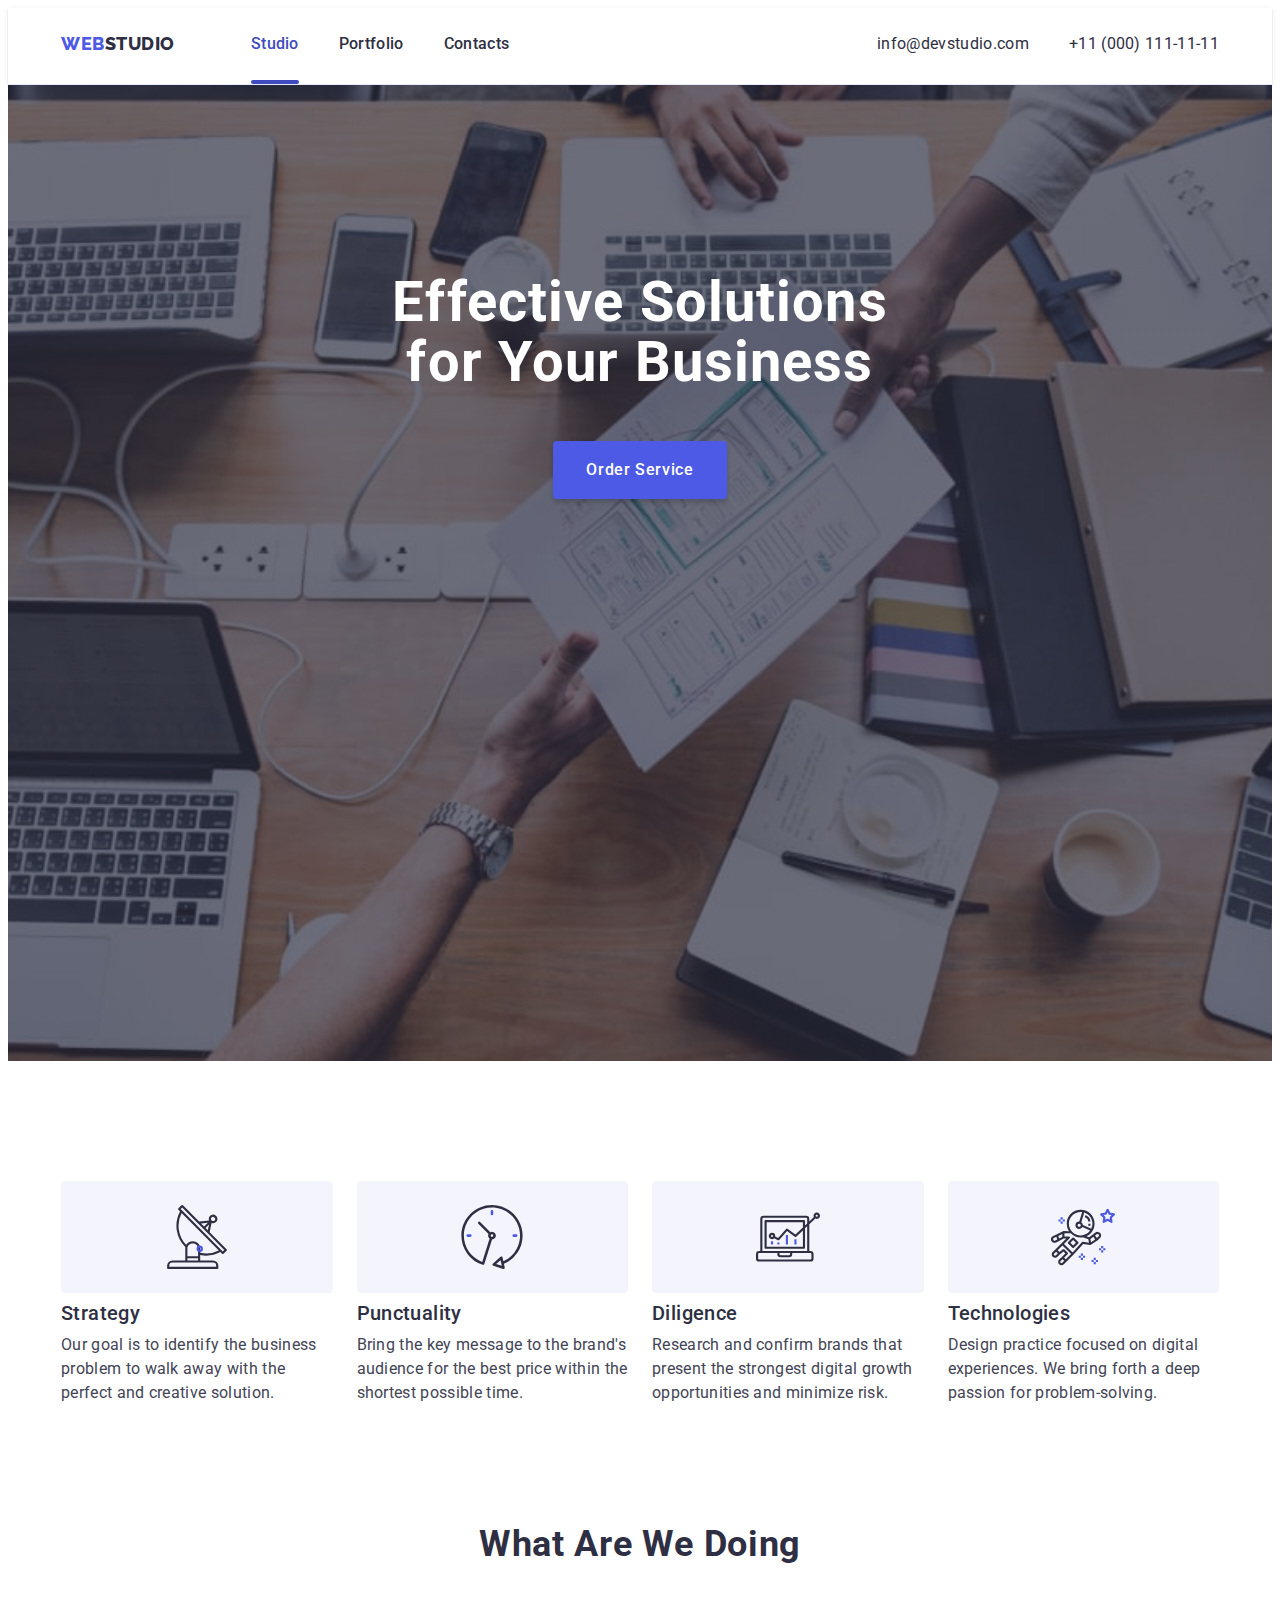
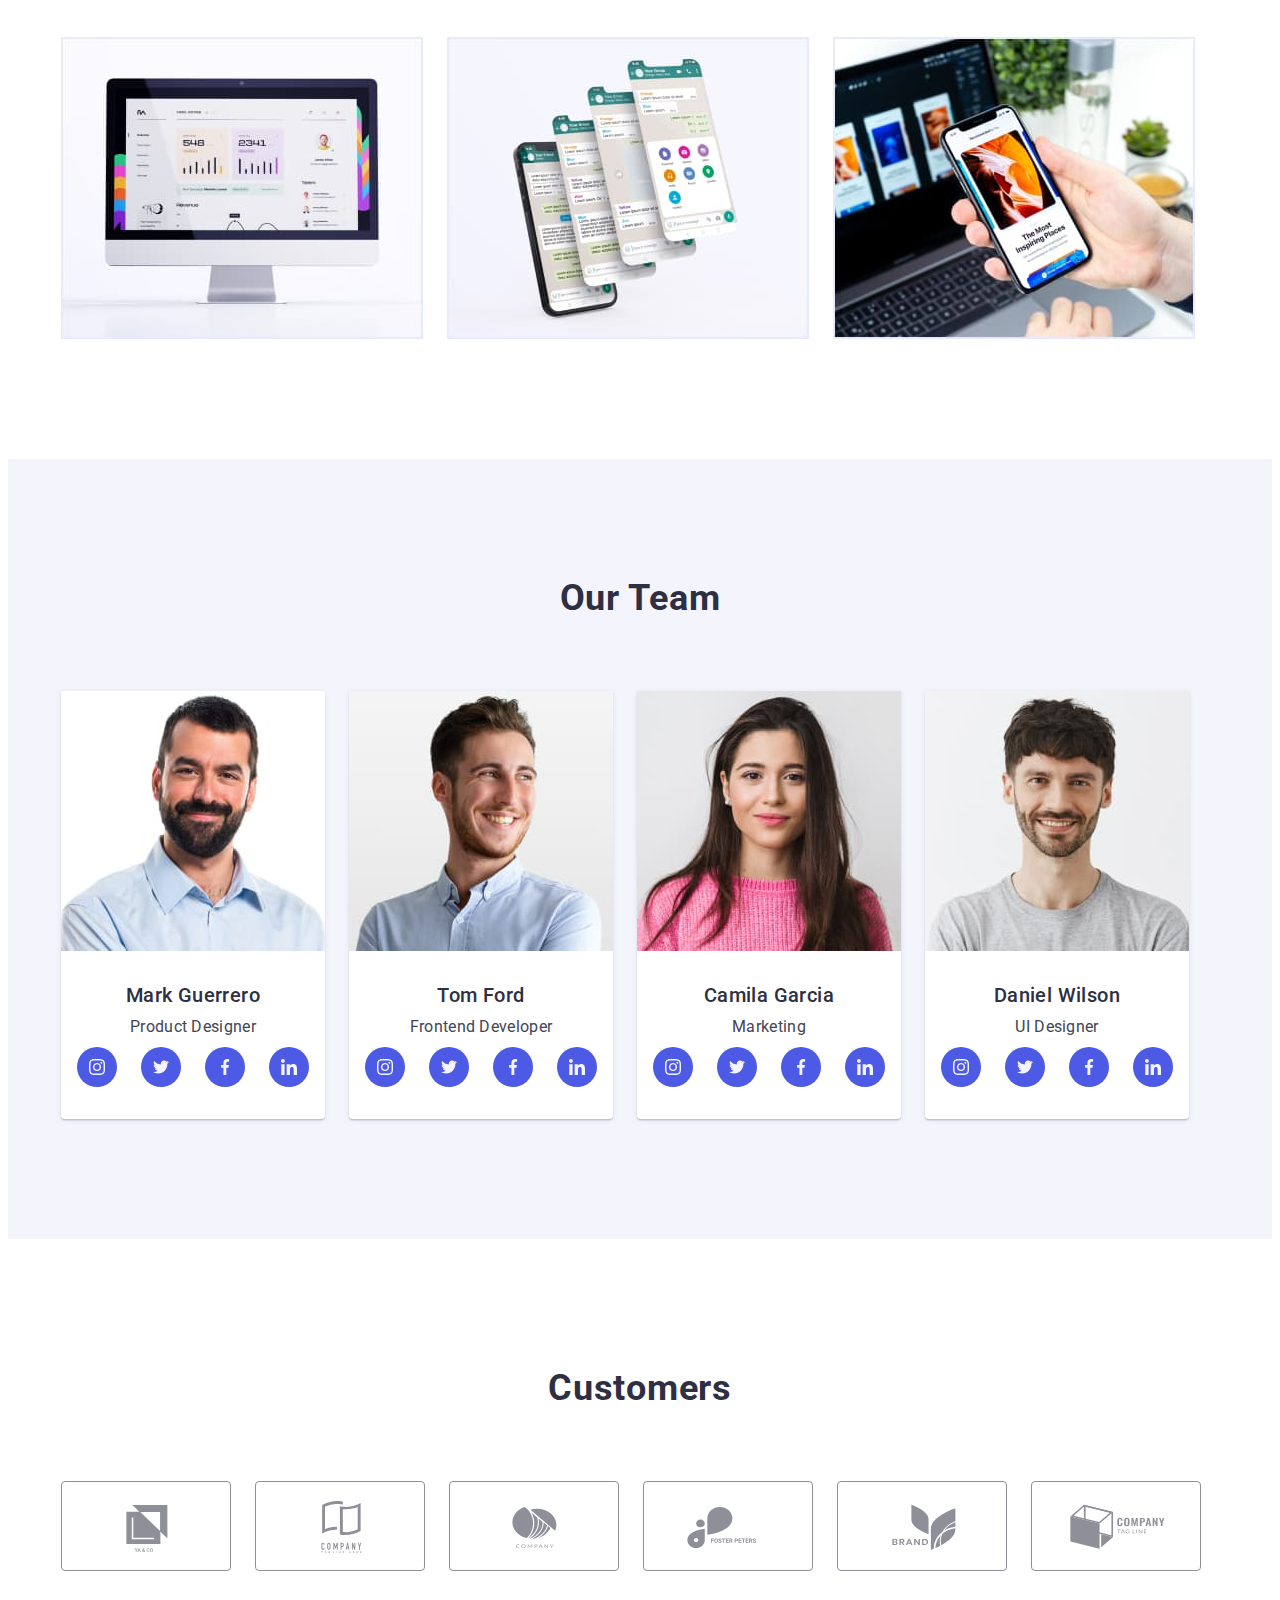
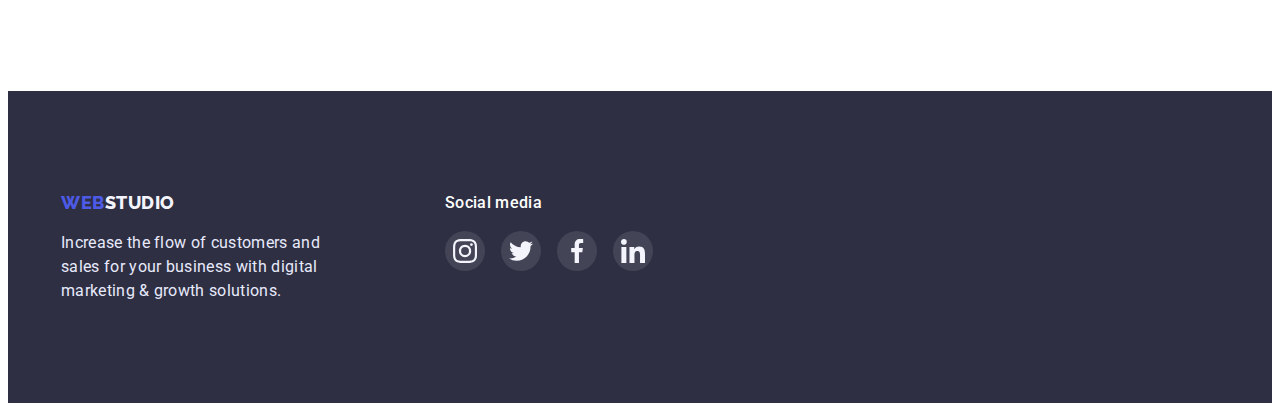
<file: index.html>
<!DOCTYPE html>
<html lang="en">
  <head>
    <meta charset="UTF-8" />
    <meta http-equiv="X-UA-Compatible" content="IE=edge" />
    <meta name="viewport" content="width=device-width, initial-scale=1.0" />
    <link rel="preconnect" href="https://fonts.googleapis.com" />
    <link rel="preconnect" href="https://fonts.gstatic.com" crossorigin />
    <link
      href="https://fonts.googleapis.com/css2?family=Raleway:wght@800&family=Roboto:wght@400;500;700;900&display=swap"
      rel="stylesheet"
    />
    <link
      rel="stylesheet"
      href="https://cdnjs.cloudflare.com/ajax/libs/modern-normalize/1.1.0/modern-normalize.min.css"
      integrity="sha512-wpPYUAdjBVSE4KJnH1VR1HeZfpl1ub8YT/NKx4PuQ5NmX2tKuGu6U/JRp5y+Y8XG2tV+wKQpNHVUX03MfMFn9Q=="
      crossorigin="anonymous"
      referrerpolicy="no-referrer"
    />
    <link rel="stylesheet" href="./css/styles.css" />
    <title>Web Studio</title>
  </head>

  <body>
    <!-- Шапка сторінки -->

    <header class="header-border">
      <div class="container header">
        <nav class="nav-link">
          <a href="./index.html" class="logo"
            ><span class="logo-web">Web</span>Studio</a
          >
          <ul class="site-nav list">
            <li class="item">
              <a href="./index.html" class="link current">Studio</a>
            </li>
            <li class="item">
              <a href="./portfolio.html" class="link">Portfolio</a>
            </li>
            <li class="item"><a href="" class="link">Contacts</a></li>
          </ul>
        </nav>
        <address class="main-adress">
          <ul class="contact-adress list">
            <li class="item">
              <a href="mailto:info@devstudio.com" class="link"
                >info@devstudio.com</a
              >
            </li>
            <li class="item">
              <a href="tel:+110001111111" class="tel">+11 (000) 111-11-11</a>
            </li>
          </ul>
        </address>
      </div>
    </header>
    <!-- End Шапка сторінки -->
    <!-- Унікальний контент сторінки -->

    <main>
      <!------------ Hero image ------------>

      <section class="hero overlay">
        <h1 class="hero-title">Effective Solutions for Your Business</h1>
        <button type="button" class="button primary" data-modal-open>
          Order Service
        </button>
      </section>

      <!-- end Hero image -->

      <!-- Our ideals and values -->

      <section class="section value">
        <div class="container">
          <h2 class="visually-hidden">Our ideals and values</h2>

          <ul class="list values-list">
            <li class="item">
              <div class="item-icon">
                <svg class="icon">
                  <use href="./images/icons.svg#icon-antenna"></use>
                </svg>
              </div>

              <h3 class="value-subtitle">Strategy</h3>

              <p class="value-text">
                Our goal is to identify the business problem to walk away with
                the perfect and creative solution.
              </p>
            </li>

            <li class="item">
              <div class="item-icon">
                <svg class="icon">
                  <use href="./images/icons.svg#icon-clock"></use>
                </svg>
              </div>

              <h3 class="value-subtitle">Punctuality</h3>
              <p class="value-text">
                Bring the key message to the brand's audience for the best price
                within the shortest possible time.
              </p>
            </li>

            <li class="item">
              <div class="item-icon">
                <svg class="icon">
                  <use href="./images/icons.svg#icon-diagram"></use>
                </svg>
              </div>

              <h3 class="value-subtitle">Diligence</h3>
              <p class="value-text">
                Research and confirm brands that present the strongest digital
                growth opportunities and minimize risk.
              </p>
            </li>

            <li class="item">
              <div class="item-icon">
                <svg class="icon">
                  <use href="./images/icons.svg#icon-astronaut"></use>
                </svg>
              </div>

              <h3 class="value-subtitle">Technologies</h3>
              <p class="value-text">
                Design practice focused on digital experiences. We bring forth a
                deep passion for problem-solving.
              </p>
            </li>
          </ul>
        </div>
      </section>

      <!-- end Our ideals and values -->

      <!-- What are we doing -->
      <section class="section doing">
        <div class="container">
          <h2 class="doing-title">What are we doing</h2>
          <ul class="list doing-list">
            <li class="item">
              <img
                src="./images/img_1.jpg"
                alt="Desktop application is shown"
                width="360"
              />
            </li>

            <li class="item">
              <img
                src="./images/img_2.jpg"
                alt="Mobile application is shown"
                width="360"
              />
            </li>

            <li class="item">
              <img
                src="./images/img_3.jpg"
                alt="Synchronization of the mobile application and the desktop application is shown"
                width="360"
              />
            </li>
          </ul>
        </div>
      </section>
      <!-- end  What are we doing-->

      <!-- Our Team -->
      <section class="section team">
        <div class="container">
          <h2 class="team-title">Our Team</h2>

          <ul class="list team-image">
            <li class="item">
              <img src="./images/mark_guerrero.jpg" alt="Mark Guerrero" />
              <div class="team-content">
                <h3 class="team-subtitle">Mark Guerrero</h3>
                <p class="team-text">Product Designer</p>

                <ul class="team-social-list list">
                  <li>
                    <a
                      class="social-link link"
                      href="https://www.instagram.com/"
                      target="_blank"
                      rel="noreferrer nofollow noopener"
                      ><svg class="icon">
                        <use href="./images/icons.svg#icon-instagram"></use>
                      </svg>
                    </a>
                  </li>

                  <li>
                    <a
                      class="social-link link"
                      href="https://twitter.com/"
                      target="_blank"
                      rel="noreferrer nofollow noopener"
                      ><svg class="icon">
                        <use href="./images/icons.svg#icon-twitter"></use>
                      </svg>
                    </a>
                  </li>

                  <li>
                    <a
                      class="social-link link"
                      href="https://www.facebook.com/"
                      target="_blank"
                      rel="noreferrer nofollow noopener"
                      ><svg class="icon">
                        <use href="./images/icons.svg#icon-facebook"></use>
                      </svg>
                    </a>
                  </li>

                  <li>
                    <a
                      class="social-link link"
                      href="https://www.linkedin.com/"
                      target="_blank"
                      rel="noreferrer nofollow noopener"
                      ><svg class="icon">
                        <use href="./images/icons.svg#icon-linkedin"></use>
                      </svg>
                    </a>
                  </li>
                </ul>
              </div>
            </li>

            <li class="item">
              <img src="./images/tom_ford.jpg" alt="Tom Ford" />
              <div class="team-content">
                <h3 class="team-subtitle">Tom Ford</h3>
                <p class="team-text">Frontend Developer</p>

                <ul class="team-social-list list">
                  <li>
                    <a
                      class="social-link link"
                      href="https://www.instagram.com/"
                      target="_blank"
                      rel="noreferrer nofollow noopener"
                      ><svg class="icon">
                        <use href="./images/icons.svg#icon-instagram"></use>
                      </svg>
                    </a>
                  </li>

                  <li>
                    <a
                      class="social-link link"
                      href="https://twitter.com/"
                      target="_blank"
                      rel="noreferrer nofollow noopener"
                      ><svg class="icon">
                        <use href="./images/icons.svg#icon-twitter"></use>
                      </svg>
                    </a>
                  </li>

                  <li>
                    <a
                      class="social-link link"
                      href="https://www.facebook.com/"
                      target="_blank"
                      rel="noreferrer nofollow noopener"
                      ><svg class="icon">
                        <use href="./images/icons.svg#icon-facebook"></use>
                      </svg>
                    </a>
                  </li>

                  <li>
                    <a
                      class="social-link link"
                      href="https://www.linkedin.com/"
                      target="_blank"
                      rel="noreferrer nofollow noopener"
                      ><svg class="icon">
                        <use href="./images/icons.svg#icon-linkedin"></use>
                      </svg>
                    </a>
                  </li>
                </ul>
              </div>
            </li>

            <li class="item">
              <img src="./images/camila_garcia.jpg" alt="Camila Garcia" />
              <div class="team-content">
                <h3 class="team-subtitle">Camila Garcia</h3>
                <p class="team-text">Marketing</p>

                <ul class="team-social-list list">
                  <li>
                    <a
                      class="social-link link"
                      href="https://www.instagram.com/"
                      target="_blank"
                      rel="noreferrer nofollow noopener"
                      ><svg class="icon">
                        <use href="./images/icons.svg#icon-instagram"></use>
                      </svg>
                    </a>
                  </li>

                  <li>
                    <a
                      class="social-link link"
                      href="https://twitter.com/"
                      target="_blank"
                      rel="noreferrer nofollow noopener"
                      ><svg class="icon">
                        <use href="./images/icons.svg#icon-twitter"></use>
                      </svg>
                    </a>
                  </li>

                  <li>
                    <a
                      class="social-link link"
                      href="https://www.facebook.com/"
                      target="_blank"
                      rel="noreferrer nofollow noopener"
                      ><svg class="icon">
                        <use href="./images/icons.svg#icon-facebook"></use>
                      </svg>
                    </a>
                  </li>

                  <li>
                    <a
                      class="social-link link"
                      href="https://www.linkedin.com/"
                      target="_blank"
                      rel="noreferrer nofollow noopener"
                      ><svg class="icon">
                        <use href="./images/icons.svg#icon-linkedin"></use>
                      </svg>
                    </a>
                  </li>
                </ul>
              </div>
            </li>

            <li class="item">
              <img src="./images/daniel_wilson.jpg" alt="Daniel Wilson" />
              <div class="team-content">
                <h3 class="team-subtitle">Daniel Wilson</h3>

                <p class="team-text">UI Designer</p>

                <ul class="team-social-list list">
                  <li>
                    <a
                      class="social-link link"
                      href="https://www.instagram.com/"
                      target="_blank"
                      rel="noreferrer nofollow noopener"
                      ><svg class="icon">
                        <use href="./images/icons.svg#icon-instagram"></use>
                      </svg>
                    </a>
                  </li>

                  <li>
                    <a
                      class="social-link link"
                      href="https://twitter.com/"
                      target="_blank"
                      rel="noreferrer nofollow noopener"
                      ><svg class="icon">
                        <use href="./images/icons.svg#icon-twitter"></use>
                      </svg>
                    </a>
                  </li>

                  <li>
                    <a
                      class="social-link link"
                      href="https://www.facebook.com/"
                      target="_blank"
                      rel="noreferrer nofollow noopener"
                      ><svg class="icon">
                        <use href="./images/icons.svg#icon-facebook"></use>
                      </svg>
                    </a>
                  </li>

                  <li>
                    <a
                      class="social-link link"
                      href="https://www.linkedin.com/"
                      target="_blank"
                      rel="noreferrer nofollow noopener"
                      ><svg class="icon">
                        <use href="./images/icons.svg#icon-linkedin"></use>
                      </svg>
                    </a>
                  </li>
                </ul>
              </div>
            </li>
          </ul>
        </div>
      </section>
      <!-- end Our Team -->

      <!----------- Customers -->

      <section class="section customer">
        <div class="container">
          <h2 class="customer-title">Customers</h2>

          <ul class="customer-list list">
            <li class="custumer-item">
              <a
                class="customer-link"
                href=""
                target="_blank"
                rel="noreferrer nofollow noopener"
              >
                <svg class="icon">
                  <use href="./images/icons.svg#icon-logo-1"></use>
                </svg>
              </a>
            </li>

            <li class="custumer-item">
              <a
                class="customer-link"
                href=""
                target="_blank"
                rel="noreferrer nofollow noopener"
                ><svg class="icon">
                  <use href="./images/icons.svg#icon-logo-2"></use>
                </svg>
              </a>
            </li>

            <li class="custumer-item">
              <a
                class="customer-link"
                href=""
                target="_blank"
                rel="noreferrer nofollow noopener"
                ><svg class="icon">
                  <use href="./images/icons.svg#icon-logo-3"></use>
                </svg>
              </a>
            </li>

            <li class="custumer-item">
              <a
                class="customer-link"
                href=""
                target="_blank"
                rel="noreferrer nofollow noopener"
                ><svg class="icon">
                  <use href="./images/icons.svg#icon-logo-4"></use>
                </svg>
              </a>
            </li>

            <li class="custumer-item">
              <a
                class="customer-link"
                href=""
                target="_blank"
                rel="noreferrer nofollow noopener"
                ><svg class="icon">
                  <use href="./images/icons.svg#icon-logo-5"></use>
                </svg>
              </a>
            </li>

            <li class="custumer-item">
              <a
                class="customer-link"
                href=""
                target="_blank"
                rel="noreferrer nofollow noopener"
                ><svg class="icon">
                  <use href="./images/icons.svg#icon-logo-6"></use>
                </svg>
              </a>
            </li>
          </ul>
        </div>
      </section>
    </main>

    <!-- Підвал сторінки -->

    <footer class="footer">
      <div class="container footer-container">
        <div>
          <a href="./index.html" class="logo"
            ><span class="logo-web">Web</span
            ><span class="logo-studio">Studio</span></a
          >

          <p class="footer-text">
            Increase the flow of customers and sales for your business with
            digital marketing & growth solutions.
          </p>
        </div>

        <div class="footer-social">
          <p class="social-text">Social media</p>

          <ul class="social-list list">
            <li>
              <a
                class="social-link link"
                href="https://www.instagram.com/"
                target="_blank"
                rel="noreferrer nofollow noopener"
                ><svg class="icon">
                  <use href="./images/icons.svg#icon-instagram"></use>
                </svg>
              </a>
            </li>

            <li>
              <a
                class="social-link link"
                href="https://twitter.com/"
                target="_blank"
                rel="noreferrer nofollow noopener"
                ><svg class="icon">
                  <use href="./images/icons.svg#icon-twitter"></use>
                </svg>
              </a>
            </li>

            <li>
              <a
                class="social-link link"
                href="https://www.facebook.com/"
                target="_blank"
                rel="noreferrer nofollow noopener"
                ><svg class="icon">
                  <use href="./images/icons.svg#icon-facebook"></use>
                </svg>
              </a>
            </li>

            <li>
              <a
                class="social-link link"
                href="https://www.linkedin.com/"
                target="_blank"
                rel="noreferrer nofollow noopener"
                ><svg class="icon">
                  <use href="./images/icons.svg#icon-linkedin"></use>
                </svg>
              </a>
            </li>
          </ul>
        </div>
      </div>
    </footer>

    <!--------- MODAL WINDOW ------------->
    <div class="backdrop is-hidden" data-modal>
      <div class="modal">
        <button type="button" class="modal-close-btn" data-modal-close>
          <svg class="modal-close-btn-icon">
            <use href="./images/icons.svg#close-modal"></use>
          </svg>
        </button>
      </div>
    </div>
    <script src="./js/modal.js"></script>
  </body>
</html>
</file>
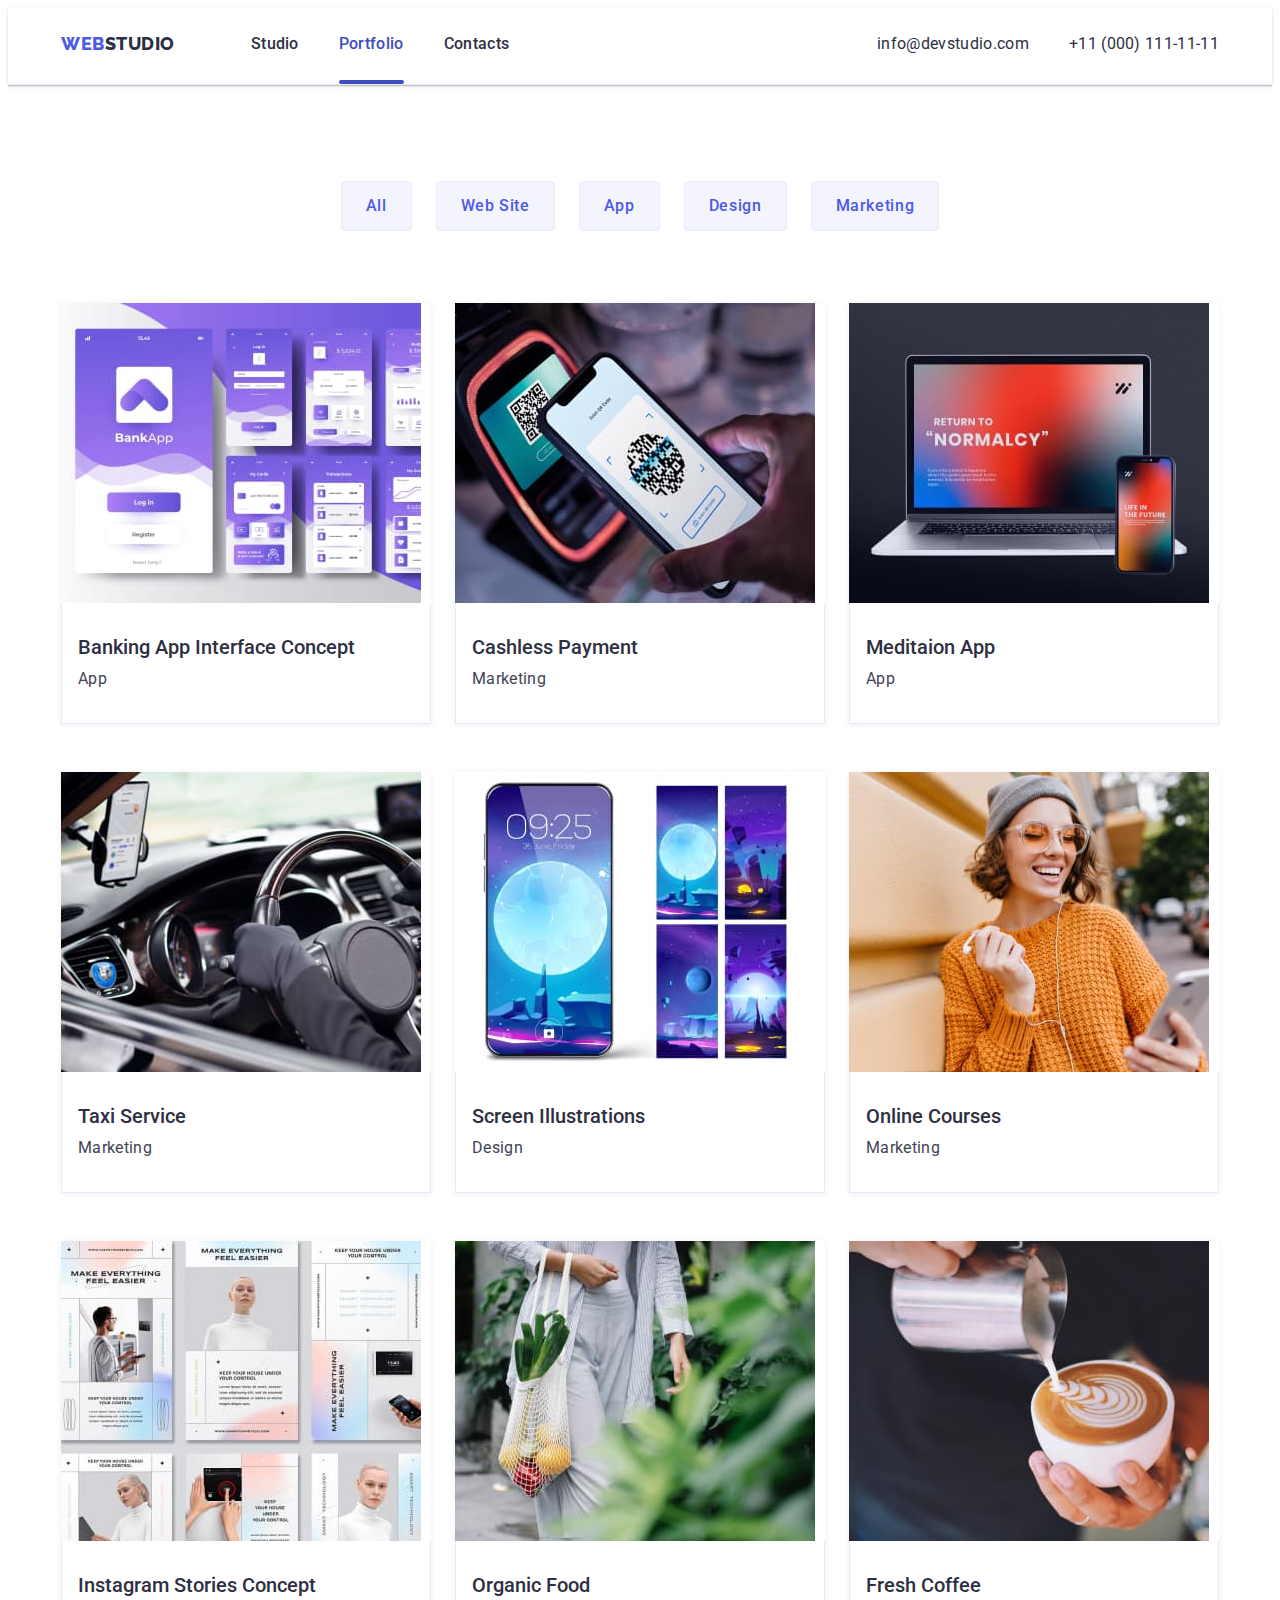
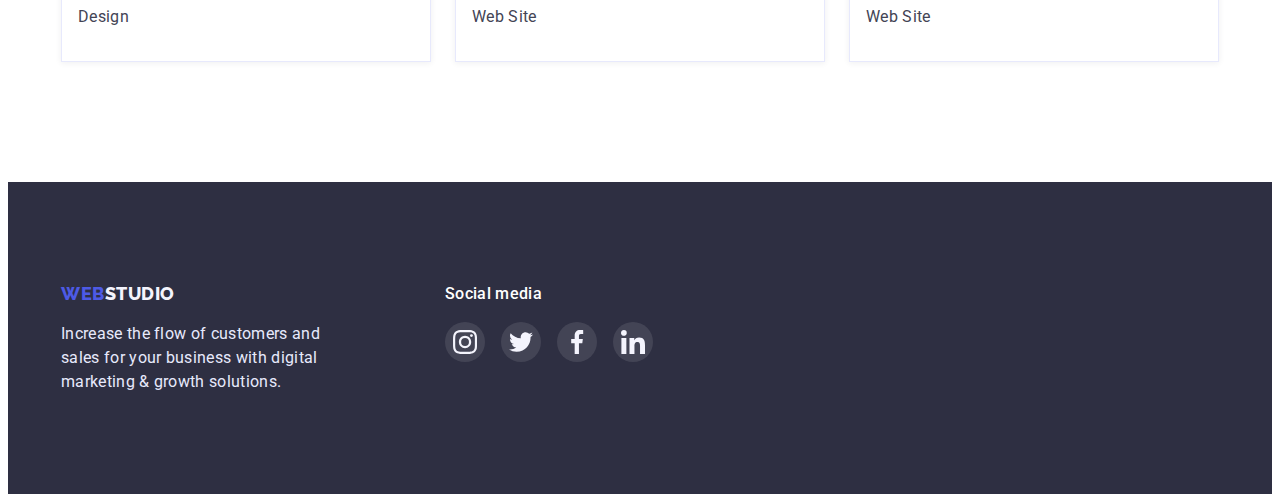
<file: portfolio.html>
<!DOCTYPE html>
<html lang="en">
  <head>
    <meta charset="UTF-8" />
    <meta http-equiv="X-UA-Compatible" content="IE=edge" />
    <meta name="viewport" content="width=device-width, initial-scale=1.0" />
    <link rel="preconnect" href="https://fonts.googleapis.com" />
    <link rel="preconnect" href="https://fonts.gstatic.com" crossorigin />
    <link
      href="https://fonts.googleapis.com/css2?family=Raleway:wght@800&family=Roboto:wght@400;500;700;900&display=swap"
      rel="stylesheet"
    />

    <link
      rel="stylesheet"
      href="https://cdnjs.cloudflare.com/ajax/libs/modern-normalize/1.1.0/modern-normalize.min.css"
      integrity="sha512-wpPYUAdjBVSE4KJnH1VR1HeZfpl1ub8YT/NKx4PuQ5NmX2tKuGu6U/JRp5y+Y8XG2tV+wKQpNHVUX03MfMFn9Q=="
      crossorigin="anonymous"
      referrerpolicy="no-referrer"
    />

    <link rel="stylesheet" href="./css/styles.css" />
    <title>Web Studio</title>
  </head>

  <body>
    <!-- Шапка сторінки -->

    <header class="header-border">
      <div class="container header">
        <nav class="nav-link">
          <a href="./index.html" class="logo"
            ><span class="logo-web">Web</span>Studio</a
          >
          <ul class="site-nav list">
            <li class="item">
              <a href="./index.html" class="link">Studio</a>
            </li>
            <li class="item">
              <a href="./portfolio.html" class="link current">Portfolio</a>
            </li>
            <li class="item"><a href="" class="link">Contacts</a></li>
          </ul>
        </nav>
        <address class="main-adress">
          <ul class="contact-adress list">
            <li class="item">
              <a href="mailto:info@devstudio.com" class="link"
                >info@devstudio.com</a
              >
            </li>
            <li class="item">
              <a href="tel:+110001111111" class="tel">+11 (000) 111-11-11</a>
            </li>
          </ul>
        </address>
      </div>
    </header>
    <!-- End Шапка сторінки -->

    <!-- Portfolio -->

    <main>
      <section class="section portfolio">
        <div class="container">
          <h1 class="visually-hidden">Portfolio</h1>

          <!-- Фільтр відображення Buttons-->

          <ul class="list portfolio-button">
            <li class="item">
              <button type="button" class="button secondary">All</button>
            </li>

            <li class="item">
              <button type="button" class="button secondary">Web Site</button>
            </li>

            <li class="item">
              <button type="button" class="button secondary">App</button>
            </li>

            <li class="item">
              <button type="button" class="button secondary">Design</button>
            </li>

            <li class="item">
              <button type="button" class="button secondary">Marketing</button>
            </li>
          </ul>

          <!-- Приклади портфоліо -->

          <ul class="list portfolio-examples">
            <li class="item">
              <a href="" class="portfolio-link">
                <div class="portfolio-list-image-wrapper">
                  <img
                    src="./images/banking_app_interface_concept.jpg"
                    alt="Banking App Interface Concept"
                  />
                  <p class="card">
                    14 Stylish and User-Friendly App Design Concepts · Task
                    Manager App · Calorie Tracker App · Exotic Fruit Ecommerce
                    App · Cloud Storage App
                  </p>
                </div>

                <div class="examples-content">
                  <h2 class="portfolio-subtitle">
                    Banking App Interface Concept
                  </h2>
                  <p class="portfolio-text">App</p>
                </div>
              </a>
            </li>

            <li class="item">
              <a href="" class="portfolio-link">
                <div class="portfolio-list-image-wrapper">
                  <img
                    src="./images/cashless_payment.jpg"
                    alt="Cashless Payment"
                  />
                  <p class="card">
                    14 Stylish and User-Friendly App Design Concepts · Task
                    Manager App · Calorie Tracker App · Exotic Fruit Ecommerce
                    App · Cloud Storage App
                  </p>
                </div>

                <div class="examples-content">
                  <h2 class="portfolio-subtitle">Cashless Payment</h2>
                  <p class="portfolio-text">Marketing</p>
                </div>
              </a>
            </li>

            <li class="item">
              <a href="" class="portfolio-link">
                <div class="portfolio-list-image-wrapper">
                  <img src="./images/meditaion_app.jpg" alt="Meditaion App" />

                  <p class="card">
                    14 Stylish and User-Friendly App Design Concepts · Task
                    Manager App · Calorie Tracker App · Exotic Fruit Ecommerce
                    App · Cloud Storage App
                  </p>
                </div>

                <div class="examples-content">
                  <h2 class="portfolio-subtitle">Meditaion App</h2>
                  <p class="portfolio-text">App</p>
                </div>
              </a>
            </li>

            <li class="item">
              <a href="" class="portfolio-link">
                <div class="portfolio-list-image-wrapper">
                  <img src="./images/taxi_service.jpg" alt="Taxi Service" />

                  <p class="card">
                    14 Stylish and User-Friendly App Design Concepts · Task
                    Manager App · Calorie Tracker App · Exotic Fruit Ecommerce
                    App · Cloud Storage App
                  </p>
                </div>

                <div class="examples-content">
                  <h2 class="portfolio-subtitle">Taxi Service</h2>
                  <p class="portfolio-text">Marketing</p>
                </div>
              </a>
            </li>

            <li class="item">
              <a href="" class="portfolio-link">
                <div class="portfolio-list-image-wrapper">
                  <img
                    src="./images/screen_illustrations.jpg"
                    alt="Screen Illustrations"
                  />

                  <p class="card">
                    14 Stylish and User-Friendly App Design Concepts · Task
                    Manager App · Calorie Tracker App · Exotic Fruit Ecommerce
                    App · Cloud Storage App
                  </p>
                </div>

                <div class="examples-content">
                  <h2 class="portfolio-subtitle">Screen Illustrations</h2>
                  <p class="portfolio-text">Design</p>
                </div>
              </a>
            </li>

            <li class="item">
              <a href="" class="portfolio-link">
                <div class="portfolio-list-image-wrapper">
                  <img src="./images/online_courses.jpg" alt="Online Courses" />

                  <p class="card">
                    14 Stylish and User-Friendly App Design Concepts · Task
                    Manager App · Calorie Tracker App · Exotic Fruit Ecommerce
                    App · Cloud Storage App
                  </p>
                </div>

                <div class="examples-content">
                  <h2 class="portfolio-subtitle">Online Courses</h2>
                  <p class="portfolio-text">Marketing</p>
                </div>
              </a>
            </li>

            <li class="item">
              <a href="" class="portfolio-link">
                <div class="portfolio-list-image-wrapper">
                  <img
                    src="./images/instagram_stories_concept.jpg"
                    alt="Instagram Stories Concept"
                  />

                  <p class="card">
                    14 Stylish and User-Friendly App Design Concepts · Task
                    Manager App · Calorie Tracker App · Exotic Fruit Ecommerce
                    App · Cloud Storage App
                  </p>
                </div>

                <div class="examples-content">
                  <h2 class="portfolio-subtitle">Instagram Stories Concept</h2>
                  <p class="portfolio-text">Design</p>
                </div>
              </a>
            </li>

            <li class="item">
              <a href="" class="portfolio-link">
                <div class="portfolio-list-image-wrapper">
                  <img src="./images/organic_food.jpg" alt="Organic Food" />

                  <p class="card">
                    14 Stylish and User-Friendly App Design Concepts · Task
                    Manager App · Calorie Tracker App · Exotic Fruit Ecommerce
                    App · Cloud Storage App
                  </p>
                </div>

                <div class="examples-content">
                  <h2 class="portfolio-subtitle">Organic Food</h2>
                  <p class="portfolio-text">Web Site</p>
                </div>
              </a>
            </li>

            <li class="item">
              <a href="" class="portfolio-link">
                <div class="portfolio-list-image-wrapper">
                  <img src="./images/fresh_coffee.jpg" alt="Fresh Coffee" />

                  <p class="card">
                    14 Stylish and User-Friendly App Design Concepts · Task
                    Manager App · Calorie Tracker App · Exotic Fruit Ecommerce
                    App · Cloud Storage App
                  </p>
                </div>

                <div class="examples-content">
                  <h2 class="portfolio-subtitle">Fresh Coffee</h2>
                  <p class="portfolio-text">Web Site</p>
                </div>
              </a>
            </li>
          </ul>
        </div>
      </section>
    </main>

    <!-- Підвал сторінки -->

    <footer class="footer">
      <div class="container footer-container">
        <div>
          <a href="./index.html" class="logo"
            ><span class="logo-web">Web</span
            ><span class="logo-studio">Studio</span></a
          >

          <p class="footer-text">
            Increase the flow of customers and sales for your business with
            digital marketing & growth solutions.
          </p>
        </div>

        <div class="footer-social">
          <p class="social-text">Social media</p>

          <ul class="social-list list">
            <li>
              <a
                class="social-link instagram link"
                href="https://www.instagram.com/"
                target="_blank"
                rel="noreferrer nofollow noopener"
                ><svg class="icon">
                  <use href="./images/icons.svg#icon-instagram"></use>
                </svg>
              </a>
            </li>

            <li>
              <a
                class="social-link twitter link"
                href="https://twitter.com/"
                target="_blank"
                rel="noreferrer nofollow noopener"
                ><svg class="icon">
                  <use href="./images/icons.svg#icon-twitter"></use>
                </svg>
              </a>
            </li>

            <li>
              <a
                class="social-link facebook link"
                href="https://www.facebook.com/"
                target="_blank"
                rel="noreferrer nofollow noopener"
                ><svg class="icon">
                  <use href="./images/icons.svg#icon-facebook"></use>
                </svg>
              </a>
            </li>

            <li>
              <a
                class="social-link linkedin link"
                href="https://www.linkedin.com/"
                target="_blank"
                rel="noreferrer nofollow noopener"
                ><svg class="icon">
                  <use href="./images/icons.svg#icon-linkedin"></use>
                </svg>
              </a>
            </li>
          </ul>
        </div>
      </div>
    </footer>
  </body>
</html>
</file>
<file: css/styles.css>
:root {
  --primary-brand-color: #4d5ae5;
  --pressed-state-color: #404bbf;
  --dark-color: #2e2f42;
  --success-color: #31d0aa;
  --text-color: #434455;
  --subtle-text-color: #8e8f99;
  --accent-color: #e7e9fc;
  --light-color: #f4f4fd;
  --modal-overlay-color: rgba(46, 47, 66, 0.4);
  --hero-background-color: #2e2f42;
  --body-background-color: #ffffff;
  --button-secondary-text-focus-color: #ffffff;
  --hero-title-color: #ffffff;
  --button-primary-text-color: #ffffff;
  --team-background-color: #f4f4fd;
  --portfolio-examples-margin-row: 48px;
  --portfolio-examples-margin-column: 24px;
  --values-text-margin-column: 24px;
  --doing-images-margin-column: 24px;
  --team-image-margin-column: 24px;
  --backgroung-team-list-item-color: #ffffff;

  --transition-250-cubic: 250ms cubic-bezier(0.4, 0, 0.2, 1);
  --modal-background-color: #fcfcfc;
}

body {
  font-family: 'Roboto', sans-serif;
  color: var(--text-color);
  font-size: 16px;
  background-color: var(--body-background-color);
}

/* utilities */

.list {
  list-style: none;
  margin: 0;
  padding: 0;
}
.container {
  margin-left: auto;
  margin-right: auto;
  padding-left: 15px;
  padding-right: 15px;
  width: 1158px;
}

img {
  display: block;
  max-width: 100%;
}

.visually-hidden {
  position: absolute;
  width: 1px;
  height: 1px;
  margin: -1px;
  border: 0;
  padding: 0;
  white-space: nowrap;
  clip-path: inset(100%);
  clip: rect(0 0 0 0);
  overflow: hidden;
}

/*  */

/* header */
.header-border {
  border-bottom: 1px solid var(--accent-color);
  box-shadow: 0px 2px 1px rgba(46, 47, 66, 0.08),
    0px 1px 1px rgba(46, 47, 66, 0.16), 0px 1px 6px rgba(46, 47, 66, 0.08);
}

.container.header {
  display: flex;
  align-items: center;
  justify-content: flex-start;
}

/* logotype */
.nav-link {
  display: flex;
}

.logo {
  padding-top: 24px;
  padding-bottom: 28px;

  font-family: 'Raleway', sans-serif;
  font-weight: 800;
  font-size: 18px;
  line-height: 1.33;
  letter-spacing: 0.03em;
  text-transform: uppercase;
  text-decoration: none;
  color: var(--dark-color);
}
.logo-web {
  color: var(--primary-brand-color);
}

/* site nav */
.site-nav {
  display: flex;
  margin-left: 76px;
}

.site-nav .item:not(:last-child) {
  margin-right: 40px;
}

.site-nav .link {
  display: block;
  padding-top: 24px;
  padding-bottom: 28px;

  color: var(--dark-color);
  text-decoration: none;
  font-weight: 500;
  line-height: 1.5;
  letter-spacing: 0.02em;

  transition: color var(--transition-250-cubic);

  position: relative;
}
.site-nav .link:hover,
.site-nav .link:focus {
  color: var(--pressed-state-color);
}

.site-nav .link.current {
  color: var(--pressed-state-color);
}

.site-nav .link.current::after {
  position: absolute;
  bottom: 0;
  display: block;
  content: '';

  width: 100%;
  height: 4px;
  background-color: var(--pressed-state-color);

  border-radius: 2px;
}

/* contact adress */
.main-adress {
  margin-left: auto;
}

.contact-adress {
  display: flex;

  font-style: normal;
  line-height: 1.5;
  letter-spacing: 0.02em;
}
.contact-adress .item + .item {
  margin-left: 40px;
}

.contact-adress .link,
.contact-adress .tel {
  display: block;
  padding-top: 24px;
  padding-bottom: 28px;

  color: var(--dark-color);
  text-decoration: none;

  transition: color var(--transition-250-cubic);
}
.contact-adress .link:hover,
.contact-adress .tel:hover,
.contact-adress .link:focus,
.contact-adress .tel:focus {
  color: var(--pressed-state-color);
}

/* Hero */
.hero {
  padding-top: 188px;
  padding-bottom: 188px;
  text-align: center;
}

.overlay {
  max-width: 1440px;
  height: 600px;
  margin-left: auto;
  margin-right: auto;
  background-image: linear-gradient(
      to right,
      rgba(46, 47, 66, 0.7),
      rgba(46, 47, 66, 0.7)
    ),
    url('../images/backgroung-hero-2.jpg');
  background-color: var(--hero-background-color);
  background-size: cover;
  background-repeat: no-repeat;
  background-position: center;
}

.hero-title {
  margin-top: 0;
  margin-right: auto;
  margin-bottom: 48px;
  margin-left: auto;
  max-width: 500px;

  color: var(--hero-title-color);
  font-size: 56px;
  line-height: 1.07;
  letter-spacing: 0.02em;
}
.button {
  border: 1px solid transparent;
}
/* Hero  button */

.button.primary {
  border-radius: 4px;
  padding: 16px 32px 16px 32px;
  display: inline-block;
  color: var(--button-primary-text-color);
  background-color: var(--primary-brand-color);
  font-family: inherit;
  font-weight: 500;
  font-size: 16px;
  line-height: 1.5;
  letter-spacing: 0.04em;
  text-align: center;

  box-shadow: 0px 4px 4px rgba(0, 0, 0, 0.15);
  cursor: pointer;

  transition: background-color var(--transition-250-cubic);
}
.button.primary:hover,
.button.primary:focus {
  background-color: var(--pressed-state-color);
}
/*----------------- End Hero button -------------*/

/*------------------- sections -------------------*/

/* .section.no-padding {
  padding-top: 0;
  padding-bottom: 0;
} */

.section {
  padding-top: 120px;
  padding-bottom: 120px;
}

.section.value {
  padding-bottom: 60px;
}

.section.doing {
  padding-top: 60px;
}

/* .section .values-title {
  margin-top: 0;
  margin-bottom: 0;
} */

.section .doing-title,
.section .team-title {
  margin-top: 0;
  margin-bottom: 72px;
  color: var(--dark-color);
  font-weight: 700;
  font-size: 36px;
  line-height: 1.11;
  text-align: center;
  letter-spacing: 0.02em;
  text-transform: capitalize;
}

/*----------- section Our ideals and values + our team ----------*/

/* .values-title {
  visibility: hidden;
} */

.values-list {
  display: flex;
  column-gap: var(--values-text-margin-column);
}

.values-list .item {
  flex-basis: calc((100% - 3 * var(--values-text-margin-column) / 4));
}

.values-list .item-icon {
  display: flex;
  align-items: center;
  justify-content: center;
  margin-bottom: 8px;
  height: 112px;

  border-radius: 4px;
  background-color: var(--light-color);
}

.values-list .item-icon .icon {
  width: 64px;
  height: 64px;
}

/* .values-list .item::before {
  display: block;
  content: '';
  margin-bottom: 8px;
  height: 112px;
  border-radius: 4px;
  background-color: var(--light-color);
  background-repeat: no-repeat;
  background-position: center;
} */

/* .icon-antenna::before {
  background-image: url(../images/icon-antenna.svg);
} */

/* .icon-clock::before {
  background-image: url(../images/icon-clock.svg);
}

.icon-diagram::before {
  background-image: url(../images/icon-diagram.svg);
}

.icon-astronaut::before {
  background-image: url(../images/icon-astronaut.svg);
} */

.section .value-subtitle {
  margin-top: 0;
  padding: 0;
  margin-bottom: 8px;
  color: var(--dark-color);
  font-weight: 500;
  font-size: 20px;
  line-height: 1.2;
  letter-spacing: 0.02em;
}

.section .value-text {
  margin: 0;
  padding: 0;
  letter-spacing: 0.02em;
  line-height: 1.5;
}

.doing-list {
  display: flex;
  column-gap: var(--doing-images-margin-column);
}

.doing-list .item {
  flex-basis: calc((100% - 2 * var(var(--doing-images-margin-column)) / 3));

  border: 1px solid var(--accent-color);
}

/* section team */
.section.team {
  background-color: var(--team-background-color);
}

.section .team-subtitle {
  margin-top: 0;
  margin-bottom: 8px;
  padding: 0;
  font-weight: 500;
  font-size: 20px;
  line-height: 1.2;
  letter-spacing: 0.02em;
  text-align: center;
  color: var(--dark-color);
}

.team-image > .item {
  background-color: var(--backgroung-team-list-item-color);
}

.team-image {
  display: flex;
  column-gap: var(--team-image-margin-column);
}

.team-image .item {
  flex-basis: calc((100%-3 * var(--team-image-margin-column)) / 4);
  box-shadow: 0px 1px 6px rgba(46, 47, 66, 0.08),
    0px 1px 1px rgba(46, 47, 66, 0.16), 0px 2px 1px rgba(46, 47, 66, 0.08);
  border-radius: 0px 0px 4px 4px;
}

.team-content {
  padding: 32px 0 32px 0;
}

.section .team-text {
  margin: 0 0 8px 0;
  letter-spacing: 0.02em;
  line-height: 1.5;
  text-align: center;
}

.team .team-social-list {
  display: flex;
  justify-content: center;
  column-gap: 24px;
}

.team .social-link {
  display: flex;
  width: 40px;
  height: 40px;
  justify-content: center;
  align-items: center;

  background-color: var(--primary-brand-color);
  border-radius: 50%;

  transition: background-color var(--transition-250-cubic);
}

.team .social-link .icon {
  width: 16px;
  height: 16px;
}

.team .social-link:hover,
.footer .social-link:focus {
  background-color: var(--pressed-state-color);
}

/*--------------- Customer ----------------*/

.customer {
  padding-top: 130px;
}

.customer-title {
  margin: 0 0 72px 0;
  font-size: 36px;
  line-height: 1.11;

  text-align: center;
  letter-spacing: 0.02em;
  text-transform: capitalize;

  color: var(--dark-color);
}

.customer-list {
  display: flex;
  margin-right: auto;
  margin-left: auto;
  column-gap: 24px;
}

/* .custumer-item {
  display: flex;
  align-items: center;
  justify-content: center;
} */

.customer-link {
  display: flex;
  align-items: center;
  justify-content: center;
  width: 168px;
  height: 88px;
  border: 1px solid var(--subtle-text-color);
  border-radius: 4px;

  transition: border-color var(--transition-250-cubic);
}

.customer-link .icon {
  width: 104px;
  height: 56px;
  fill: var(--subtle-text-color);

  transition: fill var(--transition-250-cubic);
}

.customer-link:hover,
.customer-link:focus {
  border-color: var(--pressed-state-color);
}

.customer-link:hover .icon,
.customer-link:focus .icon {
  fill: var(--pressed-state-color);
}

/*-------------- End Customer*/

/* footer */

.footer {
  padding-top: 100px;
  padding-bottom: 100px;
  background-color: var(--dark-color);
}

.footer-container {
  display: flex;
}

.footer .logo-studio {
  color: var(--light-color);
}

.footer-text {
  margin: 16px 0 0 0;
  max-width: 264px;
  color: var(--accent-color);
  letter-spacing: 0.02em;
  line-height: 1.5;
}

.footer-social {
  margin-left: 120px;
}

.footer .social-text {
  margin-top: 0;
  margin-bottom: 16px;
  font-weight: 500;
  font-size: 16px;
  line-height: 1.5;

  letter-spacing: 0.02em;

  color: var(--hero-title-color);
}

.footer .social-list {
  display: flex;
  column-gap: 16px;
}

.footer .social-link {
  display: flex;
  width: 40px;
  height: 40px;
  justify-content: center;
  align-items: center;

  background-color: rgba(255, 255, 255, 0.1);
  border-radius: 50%;

  transition: background-color var(--transition-250-cubic);
}

.footer .social-link .icon {
  width: 24px;
  height: 24px;
}

.footer .social-link:hover,
.footer .social-link:focus {
  background-color: var(--success-color);
}

/* END footer */

/* --------- MODAL WINDOW -------------*/

.backdrop {
  position: fixed;
  top: 0;
  left: 0;
  z-index: 1000;
  width: 100%;
  height: 100%;
  background-color: rgba(46, 47, 66, 0.4);
  transition: opasity var(--transition-250-cubic),
    visability var(--transition-250-cubic);
}

.backdrop.is-hidden {
  opacity: 0;
  visibility: hidden;
  pointer-events: none;
}

.modal {
  position: absolute;
  top: 50%;
  left: 50%;
  transform: translate(-50%, -50%);
  width: 408px;
  height: 576px;

  background-color: var(--modal-background-color);

  transition: transform var(--transition-250-cubic);
}

.backdrop.is-hidden .modal {
  transform: translate(-50%, -75%);
}

.modal-close-btn-icon {
  display: block;
  width: 8px;
  height: 8px;
}

.modal-close-btn {
  position: absolute;
  top: 24px;
  right: 24px;
  display: flex;
  justify-content: center;
  align-items: center;
  padding: 0;
  width: 24px;
  height: 24px;
  background: var(--accent-color);
  border: 1px solid rgba(0, 0, 0, 0.1);
  border-radius: 50%;
  cursor: pointer;
  transition: border-color var(--transition-250-cubic),
    background-color var(--transition-250-cubic);
}

.modal-close-btn:hover,
.modal-close-btn:focus {
  border-color: rgba(0, 0, 0, 0.3);
  background-color: var(--pressed-state-color);
}

/* --------- End MODAL WINDOW -------------*/

/*  */
/*------------------------- END PAGE INDEX -------------------------*/
/*  */
/*  */
/*  */
/* -------------------------- PORTFOLIO PAGE ---------------*/

.portfolio-title {
  margin: 0;
  padding: 0;
}

/* buttons */

.section.portfolio {
  padding-top: 96px;
}

.portfolio-button {
  display: flex;
  justify-content: center;
  margin-bottom: 72px;
  column-gap: 24px;
}

.button.secondary {
  border-radius: 4px;

  padding: 12px 24px 12px 24px;
  display: block;
  color: var(--primary-brand-color);
  background-color: var(--light-color);

  font-family: inherit;
  font-weight: 500;
  font-size: 16px;
  line-height: 1.5;
  letter-spacing: 0.04em;
  text-align: center;
  border-color: var(--accent-color);
  cursor: pointer;

  transition: border-color var(--transition-250-cubic),
    background-color var(--transition-250-cubic),
    color var(--transition-250-cubic), box-shadow var(--transition-250-cubic);
}

.button.secondary:hover,
.button.secondary:focus {
  border: 1px solid transparent;
  background-color: var(--pressed-state-color);
  color: var(--button-secondary-text-focus-color);
  box-shadow: 0px 3px 1px rgba(0, 0, 0, 0.1), 0px 2px 1px rgba(0, 0, 0, 0.08),
    0px 2px 2px rgba(0, 0, 0, 0.12);
}

/* portfolio list */

.portfolio-examples {
  display: flex;
  flex-wrap: wrap;
  padding: 0;
  margin: 0;
  row-gap: var(--portfolio-examples-margin-row);
  column-gap: var(--portfolio-examples-margin-column);
}

.portfolio-examples > .item {
  flex-basis: calc((100% - 2 * var(--portfolio-examples-margin-column)) / 3);
}

.list .portfolio-link {
  display: block;
  text-decoration: none;
  box-shadow: 0px 1px 6px rgba(46, 47, 66, 0.08);
  transition: box-shadow var(--transition-250-cubic);
}

.portfolio-link:hover,
.portfolio-link:focus {
  box-shadow: 0px 1px 6px rgba(46, 47, 66, 0.08),
    0px 1px 1px rgba(46, 47, 66, 0.16), 0px 2px 1px rgba(46, 47, 66, 0.08);
  transform: translate(0, 0);
}

.portfolio-link:hover .card,
.portfolio-link:focus .card {
  transform: translate(0, 0);
}

.portfolio-list-image-wrapper {
  position: relative;
  overflow: hidden;
}

.portfolio-examples .card {
  position: absolute;
  left: 0;
  top: 0;
  display: block;
  width: 100%;
  height: 100%;
  padding-top: 40px;
  padding-right: 32px;
  padding-left: 32px;
  margin: 0;
  overflow: auto;

  color: var(--light-color);
  background-color: var(--primary-brand-color);

  line-height: 1.5;
  letter-spacing: 0.02em;

  transform: translate(0, 100%);
  transition: transform var(--transition-250-cubic);
}

.examples-content {
  padding: 32px 0 32px 16px;
  border-right: 1px solid var(--accent-color);
  border-bottom: 1px solid var(--accent-color);
  border-left: 1px solid var(--accent-color);
}

.list .portfolio-subtitle {
  margin: 0 0 8px 0;
  color: var(--dark-color);
  font-weight: 500;
  font-size: 20px;
  line-height: 1.2;
}
.portfolio-text {
  margin: 0;
  color: var(--text-color);
  line-height: 1.5;
  letter-spacing: 0.02em;
}
</file>
